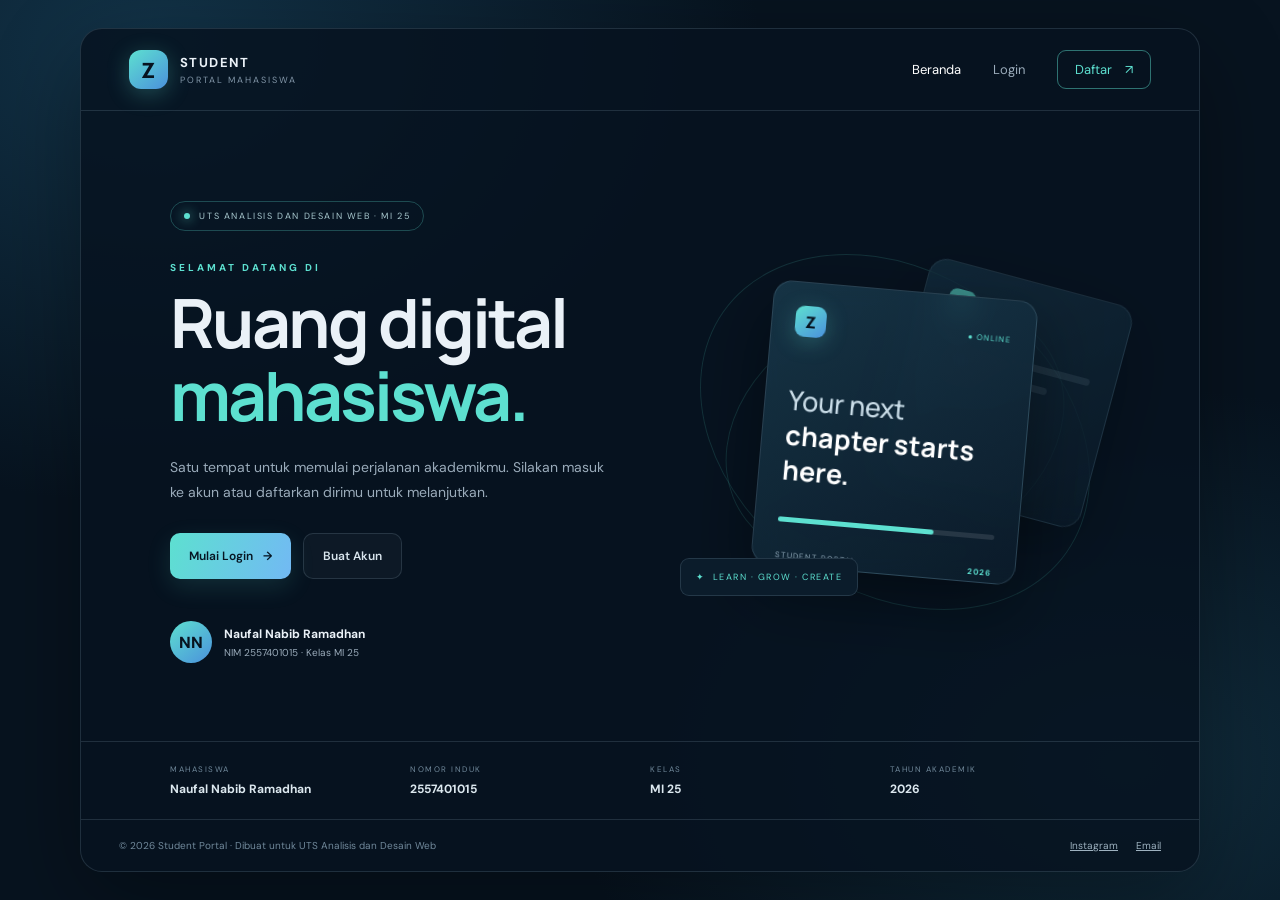
<file: index.html>
<!DOCTYPE html>
<html lang="id">
<head>
  <meta charset="UTF-8"><meta name="viewport" content="width=device-width, initial-scale=1.0">
  <title>Beranda | Naufal Nabib Ramadhan</title><link rel="stylesheet" href="style.css">
</head>
<body>
<div class="site-shell">
  <header class="navbar">
    <a class="brand" href="index.html"><span class="brand-mark">Z</span><span><b>STUDENT</b><small>PORTAL MAHASISWA</small></span></a>
    <nav><a class="active" href="index.html">Beranda</a><a href="login.html">Login</a><a class="nav-cta" href="daftar.html">Daftar <span>↗</span></a></nav>
  </header>
  <main class="hero">
    <div class="hero-copy">
      <span class="pill"><i></i> UTS ANALISIS DAN DESAIN WEB · MI 25</span>
      <p class="kicker">SELAMAT DATANG DI</p>
      <h1>Ruang digital<br><span>mahasiswa.</span></h1>
      <p class="lead">Satu tempat untuk memulai perjalanan akademikmu. Silakan masuk ke akun atau daftarkan dirimu untuk melanjutkan.</p>
      <div class="hero-actions"><a class="button primary" href="login.html">Mulai Login <span>→</span></a><a class="button secondary" href="daftar.html">Buat Akun</a></div>
      <div class="student-chip"><div class="avatar">NN</div><div><b>Naufal Nabib Ramadhan</b><small>NIM 2557401015 · Kelas MI 25</small></div></div>
    </div>
    <div class="hero-art" aria-label="Ilustrasi portal digital">
      <div class="orbit orbit-one"></div><div class="orbit orbit-two"></div>
      <div class="glass-card card-back"><span class="mini-dot"></span><span class="line long"></span><span class="line"></span><span class="line short"></span></div>
      <div class="glass-card main-card"><div class="card-top"><span class="brand-mark small">Z</span><span class="status">● ONLINE</span></div><div class="mock-title">Your next<br><strong>chapter starts here.</strong></div><div class="progress"><span></span></div><div class="mock-foot"><span>STUDENT PORTAL</span><b>2026</b></div></div>
      <div class="float-tag">✦ &nbsp;LEARN · GROW · CREATE</div>
    </div>
  </main>
  <section class="bottom-strip"><div><small>MAHASISWA</small><b>Naufal Nabib Ramadhan</b></div><div><small>NOMOR INDUK</small><b>2557401015</b></div><div><small>KELAS</small><b>MI 25</b></div><div><small>TAHUN AKADEMIK</small><b>2026</b></div></section>
  <footer><span>© 2026 Student Portal · Dibuat untuk UTS Analisis dan Desain Web</span><span><a href="https://instagram.com/" target="_blank" rel="noopener">Instagram</a><a href="mailto:">Email</a></span></footer>
</div>
</body></html>
</file>
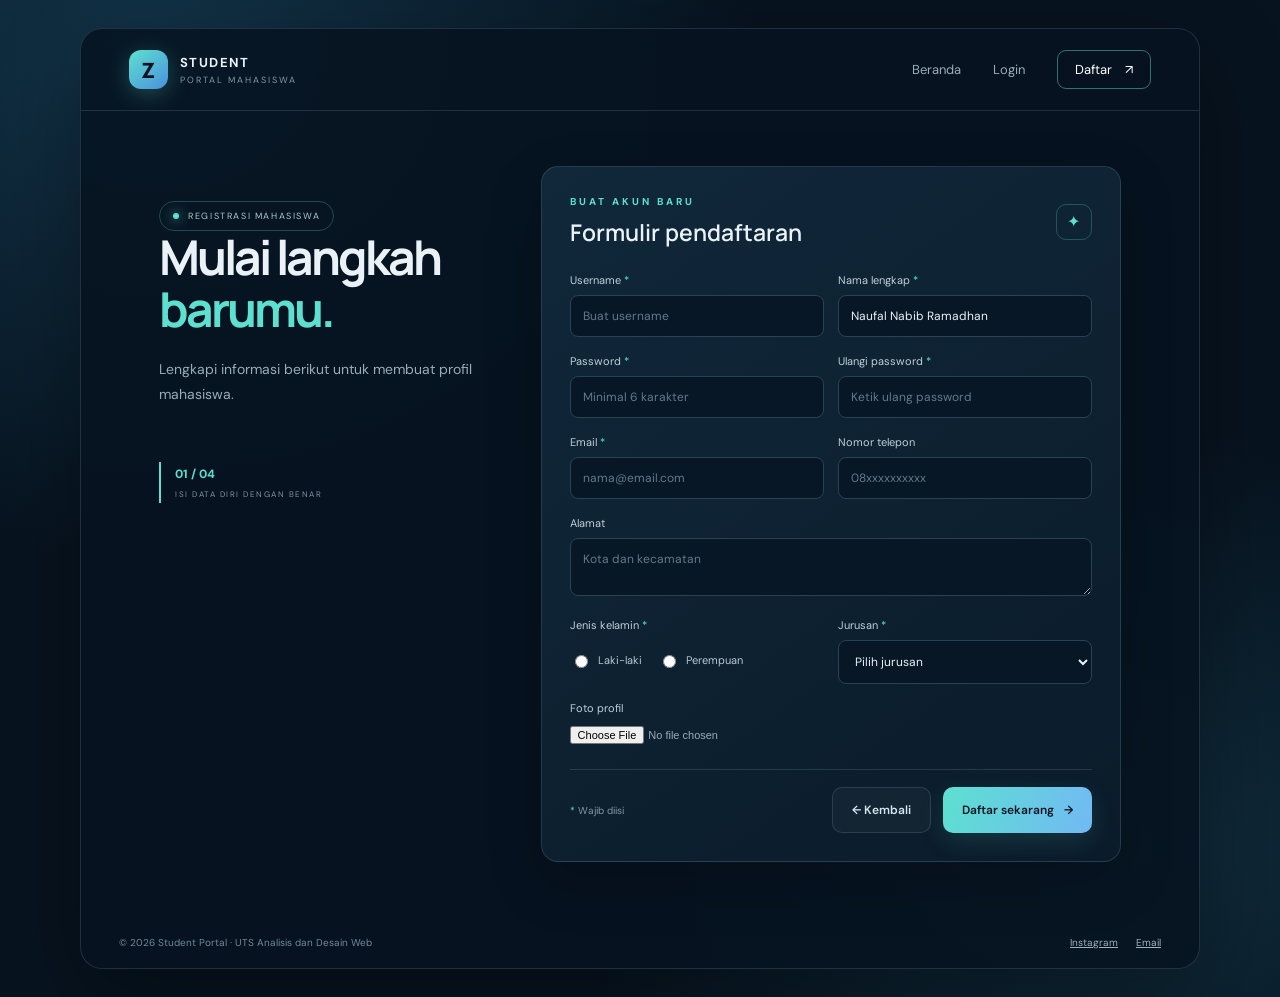
<file: daftar.html>
<!DOCTYPE html>
<html lang="id"><head><meta charset="UTF-8"><meta name="viewport" content="width=device-width, initial-scale=1.0"><title>Daftar | Student Portal</title><link rel="stylesheet" href="style.css"></head>
<body><div class="site-shell">
<header class="navbar"><a class="brand" href="index.html"><span class="brand-mark">Z</span><span><b>STUDENT</b><small>PORTAL MAHASISWA</small></span></a><nav><a href="index.html">Beranda</a><a href="login.html">Login</a><a class="nav-cta active" href="daftar.html">Daftar <span>↗</span></a></nav></header>
<main class="content-area"><section class="form-intro"><span class="pill"><i></i> REGISTRASI MAHASISWA</span><h1>Mulai langkah<br><span>barumu.</span></h1><p>Lengkapi informasi berikut untuk membuat profil mahasiswa.</p><div class="side-note"><b>01 / 04</b><span>ISI DATA DIRI DENGAN BENAR</span></div></section>
<section class="form-panel"><div class="panel-heading"><div><p class="kicker">BUAT AKUN BARU</p><h2>Formulir pendaftaran</h2></div><span class="step-badge">✦</span></div>
<form action="login.html" method="get" class="data-form" onsubmit="return checkPassword()">
<div class="form-grid">
<div class="field"><label for="username">Username <em>*</em></label><input id="username" name="username" type="text" placeholder="Buat username" required></div>
<div class="field"><label for="nama">Nama lengkap <em>*</em></label><input id="nama" name="nama" type="text" value="Naufal Nabib Ramadhan" required></div>
<div class="field"><label for="password">Password <em>*</em></label><input id="password" name="password" type="password" placeholder="Minimal 6 karakter" minlength="6" required></div>
<div class="field"><label for="confirm">Ulangi password <em>*</em></label><input id="confirm" name="confirm" type="password" placeholder="Ketik ulang password" minlength="6" required></div>
<div class="field"><label for="email">Email <em>*</em></label><input id="email" name="email" type="email" placeholder="nama@email.com" required></div>
<div class="field"><label for="telepon">Nomor telepon</label><input id="telepon" name="telepon" type="tel" placeholder="08xxxxxxxxxx"></div>
<div class="field full"><label for="alamat">Alamat</label><textarea id="alamat" name="alamat" rows="2" placeholder="Kota dan kecamatan"></textarea></div>
<div class="field"><label>Jenis kelamin <em>*</em></label><div class="radio-line"><label><input type="radio" name="gender" value="Laki-laki" required> Laki-laki</label><label><input type="radio" name="gender" value="Perempuan"> Perempuan</label></div></div>
<div class="field"><label for="jurusan">Jurusan <em>*</em></label><select id="jurusan" name="jurusan" required><option value="">Pilih jurusan</option><option>Manajemen Informatika</option><option>Manajemen Informatika</option><option>Teknik Informatika</option><option>Sistem Informasi</option></select></div>
<div class="field full"><label for="foto">Foto profil</label><input id="foto" name="foto" type="file" accept="image/*"></div>
</div>
<div class="form-bottom"><p><em>*</em> Wajib diisi</p><div class="form-actions"><a class="button secondary" href="index.html">← Kembali</a><button class="button primary" type="submit">Daftar sekarang <span>→</span></button></div></div>
</form></section></main>
<footer><span>© 2026 Student Portal · UTS Analisis dan Desain Web</span><span><a href="https://instagram.com/" target="_blank" rel="noopener">Instagram</a><a href="mailto:">Email</a></span></footer>
</div>
<script>function checkPassword(){const a=document.getElementById('password').value,b=document.getElementById('confirm').value;if(a!==b){alert('Password dan ulangi password harus sama.');return false;}return true;}</script>
</body></html>
</file>
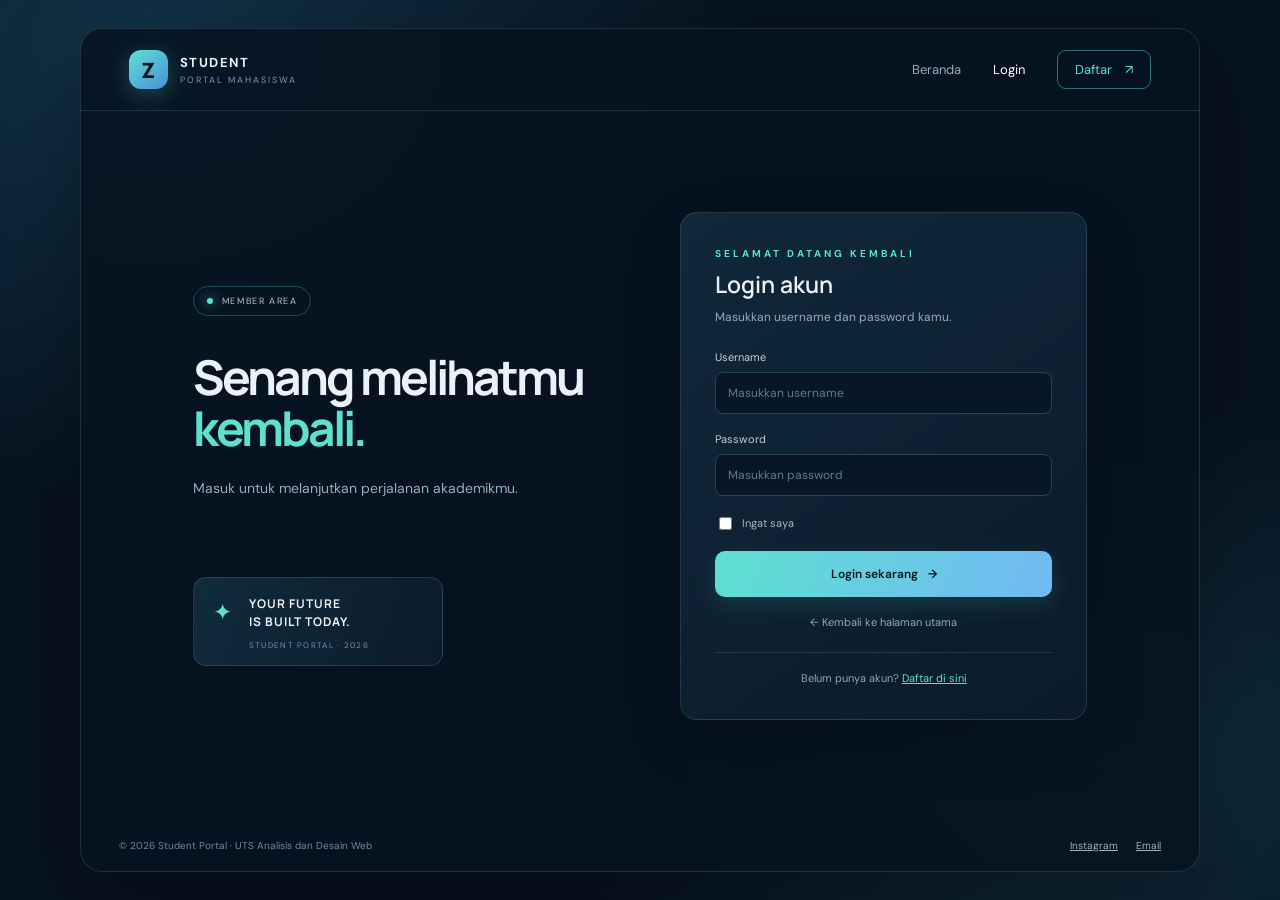
<file: login.html>
<!DOCTYPE html>
<html lang="id"><head><meta charset="UTF-8"><meta name="viewport" content="width=device-width, initial-scale=1.0"><title>Login | Student Portal</title><link rel="stylesheet" href="style.css"></head>
<body><div class="site-shell">
<header class="navbar"><a class="brand" href="index.html"><span class="brand-mark">Z</span><span><b>STUDENT</b><small>PORTAL MAHASISWA</small></span></a><nav><a href="index.html">Beranda</a><a class="active" href="login.html">Login</a><a class="nav-cta" href="daftar.html">Daftar <span>↗</span></a></nav></header>
<main class="login-layout"><section class="login-aside"><span class="pill"><i></i> MEMBER AREA</span><h1>Senang melihatmu<br><span>kembali.</span></h1><p>Masuk untuk melanjutkan perjalanan akademikmu.</p><div class="login-decoration"><span>✦</span><b>YOUR FUTURE<br>IS BUILT TODAY.</b><small>STUDENT PORTAL · 2026</small></div></section>
<section class="login-panel"><div class="panel-heading"><div><p class="kicker">SELAMAT DATANG KEMBALI</p><h2>Login akun</h2><p class="muted">Masukkan username dan password kamu.</p></div></div>
<form action="profil.html" method="get" class="login-form"><div class="field"><label for="username">Username</label><input id="username" name="username" type="text" placeholder="Masukkan username" required></div><div class="field"><label for="password">Password</label><input id="password" name="password" type="password" placeholder="Masukkan password" required></div><label class="remember"><input type="checkbox" name="remember"> Ingat saya</label><button class="button primary wide" type="submit">Login sekarang <span>→</span></button><a class="back-link" href="index.html">← Kembali ke halaman utama</a></form>
<div class="register-hint">Belum punya akun? <a href="daftar.html">Daftar di sini</a></div></section></main>
<footer><span>© 2026 Student Portal · UTS Analisis dan Desain Web</span><span><a href="https://instagram.com/" target="_blank" rel="noopener">Instagram</a><a href="mailto:">Email</a></span></footer>
</div></body></html>
</file>
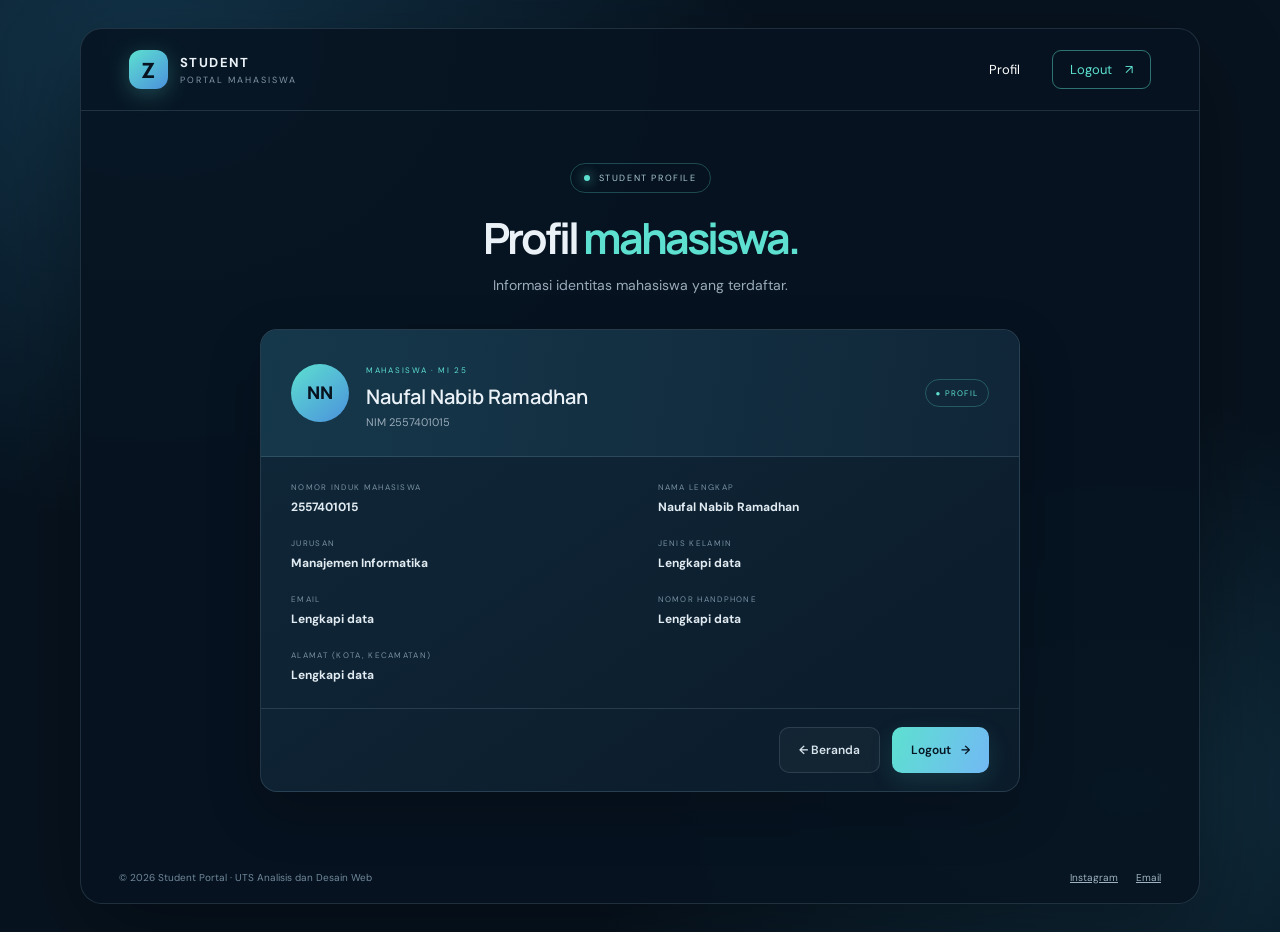
<file: profil.html>
<!DOCTYPE html>
<html lang="id"><head><meta charset="UTF-8"><meta name="viewport" content="width=device-width, initial-scale=1.0"><title>Profil | Student Portal</title><link rel="stylesheet" href="style.css"></head>
<body><div class="site-shell">
<header class="navbar"><a class="brand" href="index.html"><span class="brand-mark">Z</span><span><b>STUDENT</b><small>PORTAL MAHASISWA</small></span></a><nav><a class="active" href="profil.html">Profil</a><a class="nav-cta" href="index.html">Logout <span>↗</span></a></nav></header>
<main class="profile-area"><div class="profile-heading"><span class="pill"><i></i> STUDENT PROFILE</span><h1>Profil <span>mahasiswa.</span></h1><p>Informasi identitas mahasiswa yang terdaftar.</p></div>
<section class="profile-card"><div class="profile-banner"><div class="profile-avatar">NN</div><div><small>MAHASISWA · MI 25</small><h2>Naufal Nabib Ramadhan</h2><p>NIM 2557401015</p></div><span class="verified">● PROFIL</span></div>
<div class="profile-details"><div class="detail"><small>NOMOR INDUK MAHASISWA</small><b>2557401015</b></div><div class="detail"><small>NAMA LENGKAP</small><b>Naufal Nabib Ramadhan</b></div><div class="detail"><small>JURUSAN</small><b>Manajemen Informatika</b></div><div class="detail"><small>JENIS KELAMIN</small><b>Lengkapi data</b></div><div class="detail"><small>EMAIL</small><b>Lengkapi data</b></div><div class="detail"><small>NOMOR HANDPHONE</small><b>Lengkapi data</b></div><div class="detail full"><small>ALAMAT (KOTA, KECAMATAN)</small><b>Lengkapi data</b></div></div>
<div class="profile-actions"><a class="button secondary" href="index.html">← Beranda</a><a class="button primary" href="index.html">Logout <span>→</span></a></div></section></main>
<footer><span>© 2026 Student Portal · UTS Analisis dan Desain Web</span><span><a href="https://instagram.com/" target="_blank" rel="noopener">Instagram</a><a href="mailto:">Email</a></span></footer>
</div></body></html>
</file>
<file: style.css>
@import url('https://fonts.googleapis.com/css2?family=DM+Sans:wght@400;500;600;700&family=Manrope:wght@400;500;600;700;800&display=swap');
:root{--ink:#eaf1f7;--muted:#9aabba;--bg:#07131f;--panel:#0d2030;--line:rgba(183,211,230,.15);--cyan:#5de0d0;--blue:#5b9cff;--white:#fff}
*{box-sizing:border-box}body{margin:0;padding:28px 18px;background:radial-gradient(ellipse at 12% 5%,#123348 0,transparent 38%),radial-gradient(ellipse at 88% 85%,#102c3c 0,transparent 35%),var(--bg);color:var(--ink);font-family:'DM Sans',Arial,sans-serif;min-height:100vh}.site-shell{max-width:1120px;min-height:calc(100vh - 56px);margin:auto;border:1px solid var(--line);border-radius:22px;background:rgba(7,19,31,.84);box-shadow:0 28px 90px #0005;overflow:hidden;display:flex;flex-direction:column}.navbar{height:82px;padding:0 48px;border-bottom:1px solid var(--line);display:flex;align-items:center;justify-content:space-between}.brand{display:flex;align-items:center;gap:12px;text-decoration:none;color:var(--ink);letter-spacing:1.4px;font-size:13px}.brand small{display:block;color:#8296a8;font-size:9px;letter-spacing:2px;margin-top:3px}.brand-mark{width:39px;height:39px;border-radius:12px;background:linear-gradient(140deg,var(--cyan),#4b91dc);color:#07131f;display:grid;place-items:center;font:800 21px Manrope;box-shadow:0 5px 22px #5de0d044}.brand-mark.small{width:31px;height:31px;font-size:16px;border-radius:9px}nav{display:flex;align-items:center;gap:32px}nav a{color:#9aabba;text-decoration:none;font-size:13px;transition:.2s}nav a:hover,nav a.active{color:#fff}.nav-cta{border:1px solid #5de0d077;padding:10px 17px;border-radius:9px;color:var(--cyan)}.nav-cta span,.button span{margin-left:10px}.hero{flex:1;display:grid;grid-template-columns:1.05fr .95fr;align-items:center;padding:68px 8% 56px;gap:35px;min-height:520px}.pill{display:inline-flex;align-items:center;gap:9px;border:1px solid #5de0d044;border-radius:30px;padding:8px 13px;color:#a9c9cf;font-size:9px;letter-spacing:1.6px}.pill i{width:6px;height:6px;background:var(--cyan);border-radius:50%;box-shadow:0 0 12px var(--cyan)}.kicker{font-size:10px;letter-spacing:3px;color:var(--cyan);font-weight:700;margin:30px 0 12px}.hero h1,.form-intro h1,.login-aside h1,.profile-heading h1{font:700 clamp(42px,5.5vw,68px)/1.08 Manrope,sans-serif;letter-spacing:-3px;margin:0}.hero h1 span,.form-intro h1 span,.login-aside h1 span,.profile-heading h1 span{color:var(--cyan)}.lead,.form-intro>p,.login-aside>p,.profile-heading>p{color:var(--muted);line-height:1.8;font-size:14px;max-width:440px;margin:22px 0 28px}.hero-actions,.form-actions,.profile-actions{display:flex;gap:12px;align-items:center}.button{border:1px solid var(--line);border-radius:10px;padding:13px 19px;min-height:46px;display:inline-flex;align-items:center;justify-content:center;text-decoration:none;font:600 12px 'DM Sans';cursor:pointer;transition:.2s}.button.primary{background:linear-gradient(110deg,var(--cyan),#72b9f4);color:#061522;border:0;box-shadow:0 8px 24px #5de0d022}.button.primary:hover{transform:translateY(-2px);box-shadow:0 12px 28px #5de0d044}.button.secondary{color:#d9e5ed;background:#ffffff08}.button.secondary:hover{background:#ffffff14}.student-chip{display:flex;align-items:center;gap:12px;margin-top:42px}.avatar,.profile-avatar{width:42px;height:42px;border-radius:50%;background:linear-gradient(140deg,#5de0d0,#4b91dc);display:grid;place-items:center;color:#07131f;font-weight:800}.student-chip b,.student-chip small{display:block}.student-chip b{font-size:12px}.student-chip small{font-size:10px;color:var(--muted);margin-top:4px}.hero-art{height:380px;position:relative;display:grid;place-items:center}.orbit{position:absolute;border:1px solid #5de0d025;border-radius:50%;transform:rotate(-22deg)}.orbit-one{width:350px;height:260px}.orbit-two{width:420px;height:320px;transform:rotate(35deg)}.glass-card{position:absolute;border:1px solid #a9d5e52b;background:linear-gradient(145deg,#18384bdb,#0b1c2bdc);border-radius:19px;box-shadow:0 25px 65px #0006;backdrop-filter:blur(14px)}.main-card{width:265px;height:285px;padding:23px;transform:rotate(5deg);z-index:2}.card-back{width:210px;height:230px;right:0;top:36px;transform:rotate(15deg);padding:25px;opacity:.6}.card-top{display:flex;justify-content:space-between;align-items:center}.status{font-size:8px;color:var(--cyan);letter-spacing:1px}.mock-title{font:500 27px/1.3 Manrope;margin-top:46px;color:#c9dce7}.mock-title strong{color:#fff}.progress{height:5px;background:#ffffff1b;border-radius:9px;margin-top:30px}.progress span{display:block;width:72%;height:100%;background:var(--cyan);border-radius:9px}.mock-foot{display:flex;justify-content:space-between;margin-top:28px;font-size:8px;letter-spacing:1px;color:#91a9b9}.mock-foot b{color:var(--cyan)}.mini-dot{display:block;width:27px;height:27px;border-radius:8px;background:var(--cyan);margin-bottom:27px}.line{display:block;width:75%;height:7px;border-radius:8px;background:#91b2c233;margin:13px 0}.line.long{width:100%}.line.short{width:48%}.float-tag{position:absolute;z-index:3;bottom:26px;left:0;border:1px solid var(--line);background:#0b1c2b;padding:12px 15px;border-radius:9px;color:var(--cyan);font-size:9px;letter-spacing:1.5px}.bottom-strip{display:grid;grid-template-columns:repeat(4,1fr);border-top:1px solid var(--line);border-bottom:1px solid var(--line);padding:22px 8%;gap:20px}.bottom-strip small,.bottom-strip b{display:block}.bottom-strip small{font-size:8px;letter-spacing:1.5px;color:#71899b;margin-bottom:7px}.bottom-strip b{font-size:12px;color:#dce8ef}footer{display:flex;justify-content:space-between;gap:15px;padding:19px 38px;color:#71899b;font-size:10px}footer span:last-child{display:flex;gap:18px}footer a{color:#9eb2c0}.content-area{flex:1;display:grid;grid-template-columns:.72fr 1.28fr;gap:55px;padding:55px 7%;align-items:start}.form-intro{padding-top:35px}.form-intro .kicker{margin-top:38px}.form-intro h1,.login-aside h1,.profile-heading h1{font-size:48px}.side-note{border-left:2px solid var(--cyan);padding:4px 0 4px 14px;margin-top:55px}.side-note b,.side-note span{display:block}.side-note b{color:var(--cyan);font-size:12px}.side-note span{color:#8095a5;font-size:8px;letter-spacing:1.5px;margin-top:7px}.form-panel,.login-panel,.profile-card{background:linear-gradient(145deg,#10283a,#0b1b2a);border:1px solid var(--line);border-radius:17px;padding:28px;box-shadow:0 20px 55px #0003}.panel-heading{display:flex;justify-content:space-between;align-items:center;margin-bottom:25px}.panel-heading .kicker{margin:0 0 8px}.panel-heading h2{font:600 23px Manrope;margin:0}.step-badge{width:36px;height:36px;display:grid;place-items:center;border:1px solid #5de0d044;color:var(--cyan);border-radius:10px}.form-grid{display:grid;grid-template-columns:1fr 1fr;gap:17px 14px}.field{min-width:0}.field.full{grid-column:1/-1}.field>label{display:block;font-size:11px;color:#c0d0da;margin-bottom:8px}.field em,.form-bottom em{font-style:normal;color:var(--cyan)}.field input:not([type=radio]):not([type=checkbox]):not([type=file]),.field textarea,.field select{width:100%;background:#071725;border:1px solid #284354;border-radius:8px;padding:12px;color:#eaf1f7;font:12px 'DM Sans';outline:none}.field input:focus,.field textarea:focus,.field select:focus{border-color:var(--cyan);box-shadow:0 0 0 3px #5de0d018}.field input::placeholder,.field textarea::placeholder{color:#63798a}.field input[type=file]{font-size:11px;color:#9aabba;max-width:100%}.radio-line{display:flex;gap:16px;min-height:39px;align-items:center;font-size:11px;color:#b8c8d3}.radio-line label,.remember{display:flex;align-items:center;gap:7px}.form-bottom{border-top:1px solid var(--line);margin-top:25px;padding-top:17px;display:flex;align-items:center;justify-content:space-between;gap:12px}.form-bottom p{font-size:10px;color:#8196a6}.form-actions{justify-content:flex-end}.login-layout{flex:1;display:grid;grid-template-columns:1fr 1fr;gap:9%;align-items:center;padding:65px 10%}.login-aside{position:relative;min-height:400px;padding-top:20px}.login-aside h1{margin-top:35px}.login-decoration{position:absolute;bottom:0;left:0;border:1px solid var(--line);border-radius:13px;padding:17px 20px 15px 55px;background:linear-gradient(110deg,#102c3d,#0b1b2a);min-width:250px}.login-decoration>span{position:absolute;left:19px;top:19px;color:var(--cyan);font-size:23px}.login-decoration b,.login-decoration small{display:block}.login-decoration b{font:700 12px/1.5 Manrope;letter-spacing:1px}.login-decoration small{font-size:8px;color:#7791a2;letter-spacing:1.3px;margin-top:9px}.login-panel{padding:34px}.muted{font-size:12px;color:var(--muted);margin:9px 0 0}.login-form{display:grid;gap:18px}.remember{font-size:11px;color:#a9bac6}.wide{width:100%}.back-link{font-size:11px;color:#91a9b9;text-decoration:none;text-align:center}.register-hint{border-top:1px solid var(--line);padding-top:18px;margin-top:23px;text-align:center;color:#91a4b2;font-size:11px}.register-hint a{color:var(--cyan)}.profile-area{flex:1;padding:52px 10% 60px}.profile-heading{text-align:center;margin-bottom:30px}.profile-heading .pill{margin-bottom:22px}.profile-heading h1{font-size:43px}.profile-heading>p{margin:12px auto 0}.profile-card{max-width:760px;margin:auto;padding:0;overflow:hidden}.profile-banner{padding:27px 30px;display:flex;align-items:center;gap:17px;background:linear-gradient(100deg,#16384b,#102638);border-bottom:1px solid var(--line)}.profile-avatar{width:58px;height:58px;font-size:18px}.profile-banner small{font-size:8px;letter-spacing:1.7px;color:var(--cyan)}.profile-banner h2{font:600 20px Manrope;margin:5px 0}.profile-banner p{font-size:11px;color:#9aabba;margin:0}.verified{margin-left:auto;color:var(--cyan);font-size:8px;letter-spacing:1.2px;border:1px solid #5de0d044;padding:8px 10px;border-radius:20px}.profile-details{padding:25px 30px;display:grid;grid-template-columns:1fr 1fr;gap:23px 35px}.detail.full{grid-column:1/-1}.detail small,.detail b{display:block}.detail small{font-size:8px;letter-spacing:1.3px;color:#7891a2;margin-bottom:7px}.detail b{font-size:12px;color:#e1ebf1}.profile-actions{justify-content:flex-end;border-top:1px solid var(--line);padding:18px 30px}
@media(max-width:800px){body{padding:10px}.site-shell{min-height:calc(100vh - 20px)}.navbar{padding:0 20px}.hero{padding:55px 7%;grid-template-columns:1fr}.hero-art{height:310px}.bottom-strip{padding:20px 7%;grid-template-columns:1fr 1fr}.content-area{grid-template-columns:1fr;gap:25px;padding:35px 6%}.form-intro{padding-top:0}.side-note{margin-top:25px}.login-layout{grid-template-columns:1fr;gap:28px;padding:40px 7%}.login-aside{min-height:260px}.login-decoration{display:none}.profile-area{padding:38px 6%}}
@media(max-width:520px){body{padding:0}.site-shell{border-radius:0;border-left:0;border-right:0;min-height:100vh}.navbar{height:auto;min-height:75px;gap:15px;flex-wrap:wrap;padding:15px 17px}nav{gap:15px}nav a{font-size:11px}.brand{font-size:11px}.hero h1{font-size:47px}.hero-art{height:280px;transform:scale(.9)}.bottom-strip{gap:17px}.bottom-strip b{font-size:10px}.bottom-strip small{font-size:7px}footer{padding:17px 20px;flex-direction:column}.form-panel,.login-panel{padding:21px 17px}.form-grid{grid-template-columns:1fr}.field.full{grid-column:auto}.form-bottom{align-items:flex-start;flex-direction:column}.form-actions{width:100%}.form-actions .button{flex:1}.profile-heading h1{font-size:36px}.profile-banner{padding:20px;flex-wrap:wrap}.verified{margin-left:0}.profile-details{grid-template-columns:1fr;padding:22px}.detail.full{grid-column:auto}.profile-actions{padding:16px 20px}.profile-actions .button{flex:1}}
</file>
